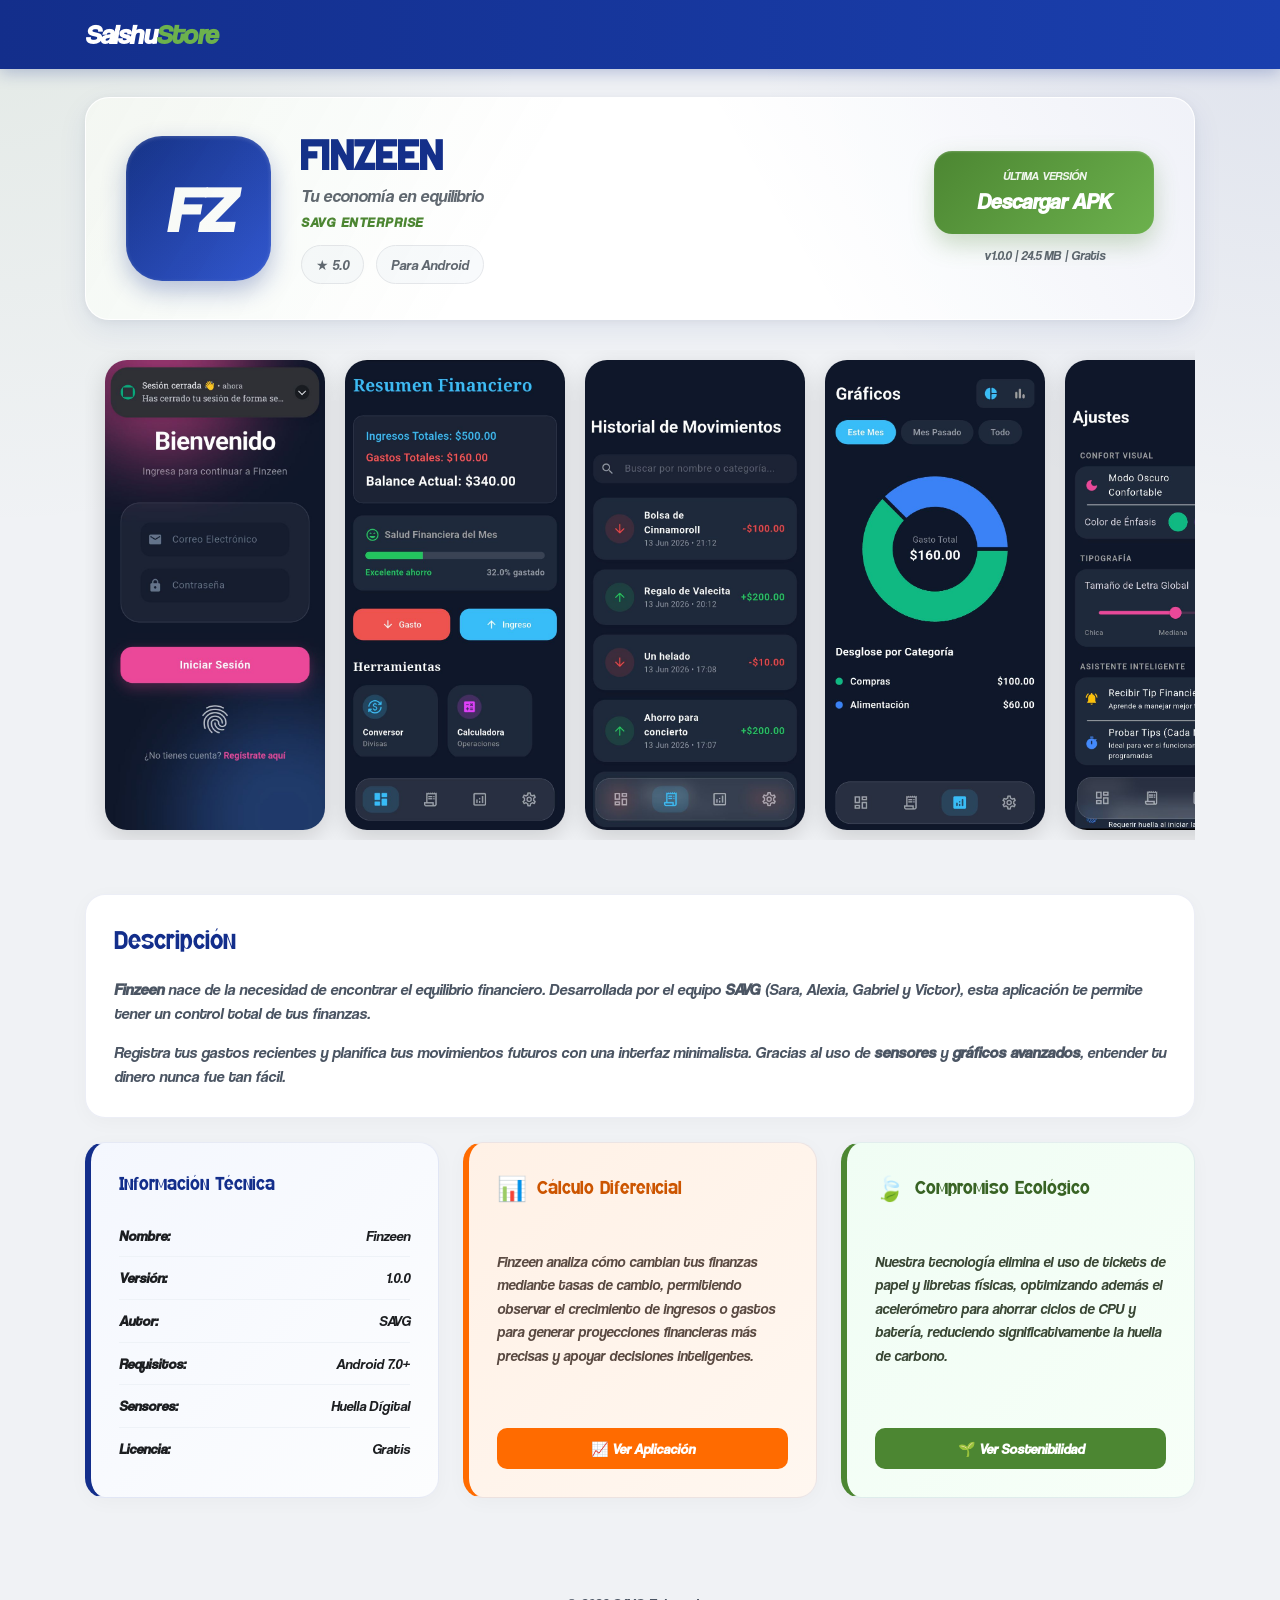
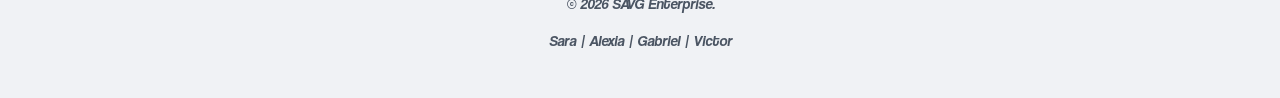
<file: index.html>
<!DOCTYPE html>
<html lang="es">
<head>
    <meta charset="UTF-8">
    <meta name="viewport" content="width=device-width, initial-scale=1.0">
    <title>finzeen para Android - Descarga el APK en SAVG Store</title>
    <link rel="stylesheet" href="styles.css">
</head>
<body>

    <nav class="navbar">
        <div class="container nav-content">
            <div class="logo">Saishu<span>Store</span></div>
        </div>
    </nav>

    <main class="container">
        <header class="app-main-header">
            <div class="banner-left-group">
                <div class="icon-container">
                    <div class="app-icon">FZ</div>
                </div>
                <div class="app-details">
                    <div class="app-title-container">
                        <h1>Finzeen</h1>
                        <p class="tagline">Tu economía en equilibrio</p>
                        <p class="dev-name">SAVG Enterprise</p>
                    </div>
                    <div class="quick-stats">
                        <span>★ 5.0</span>
                        <span>Para Android</span>
                    </div>
                </div>
            </div>
            
            <div class="action-area">
                <a href="https://www.mediafire.com/file/ojwa49l3md6cvam/app-release.apk/file" class="download-main-btn" target="_blank" rel="noopener noreferrer">
                    <span class="btn-top">Última Versión</span>
                    <span class="btn-bottom">Descargar APK</span>
                </a>
                <p class="file-info">v1.0.0 | 24.5 MB | Gratis</p>
            </div>
        </header>

      <section class="screenshots-gallery">

    <div class="gallery-container">

        <div class="gallery-wrapper" id="gallery">
            <div class="screenshot-item"><img src="cap1.jpg" alt="Screenshot 1"></div>
            <div class="screenshot-item"><img src="cap2.jpg" alt="Screenshot 2"></div>
            <div class="screenshot-item"><img src="cap3.jpg" alt="Screenshot 3"></div>
            <div class="screenshot-item"><img src="cap4.jpg" alt="Screenshot 4"></div>
            <div class="screenshot-item"><img src="cap5.jpg" alt="Screenshot 5"></div>
            <div class="screenshot-item"><img src="cap6.jpg" alt="Screenshot 6"></div>
            <div class="screenshot-item"><img src="cap7.jpg" alt="Screenshot 7"></div>
            <div class="screenshot-item"><img src="cap8.jpg" alt="Screenshot 8"></div>
            <div class="screenshot-item"><img src="cap9.jpg" alt="Screenshot 9"></div>
        </div>

    </div>

</section>

        <section id="descripcion" class="card description-wide-card">
            <h2>Descripción</h2>
            <p><strong>Finzeen</strong> nace de la necesidad de encontrar el equilibrio financiero. Desarrollada por el equipo <strong>SAVG</strong> (Sara, Alexia, Gabriel y Victor), esta aplicación te permite tener un control total de tus finanzas.</p>
            <p>Registra tus gastos recientes y planifica tus movimientos futuros con una interfaz minimalista. Gracias al uso de <strong>sensores</strong> y <strong>gráficos avanzados</strong>, entender tu dinero nunca fue tan fácil.</p>
        </section>

        <div class="info-banners-grid">
            
            <section class="card tech-specs">
                <h3>Información Técnica</h3>
                <ul class="specs-list">
                    <li><strong>Nombre:</strong> Finzeen</li>
                    <li><strong>Versión:</strong> 1.0.0</li>
                    <li><strong>Autor:</strong> SAVG</li>
                    <li><strong>Requisitos:</strong> Android 7.0+</li>
                    <li><strong>Sensores:</strong> Huella Dígital</li>
                    <li><strong>Licencia:</strong> Gratis</li>
                </ul>
            </section>
            
            <section class="card section-mate">
                <div class="mate-header">
                    <span class="mate-leaf">📊</span>
                    <h3>Cálculo Diferencial</h3>
                </div>
                <p>
                    Finzeen analiza cómo cambian tus finanzas mediante tasas de cambio, permitiendo observar el crecimiento de ingresos o gastos para generar proyecciones financieras más precisas y apoyar decisiones inteligentes.
                </p>
                <a href="mate.html" class="mate-btn">
                    📈 Ver Aplicación
                </a>
            </section>

            <section class="card section-eco">
                <div class="eco-header">
                    <span class="eco-leaf">🍃</span>
                    <h3>Compromiso Ecológico</h3>
                </div>
                <p>Nuestra tecnología elimina el uso de tickets de papel y libretas físicas, optimizando además el acelerómetro para ahorrar ciclos de CPU y batería, reduciendo significativamente la huella de carbono.</p>
                <a href="eco.html" class="eco-btn">
                    🌱 Ver Sostenibilidad
                </a>
            </section>
            
        </div>
    </main>

    <footer class="main-footer">
        <p>&copy; 2026 SAVG Enterprise.</p>
        <p>Sara | Alexia | Gabriel | Victor</p>
    </footer>

</body>
</html>
</file>
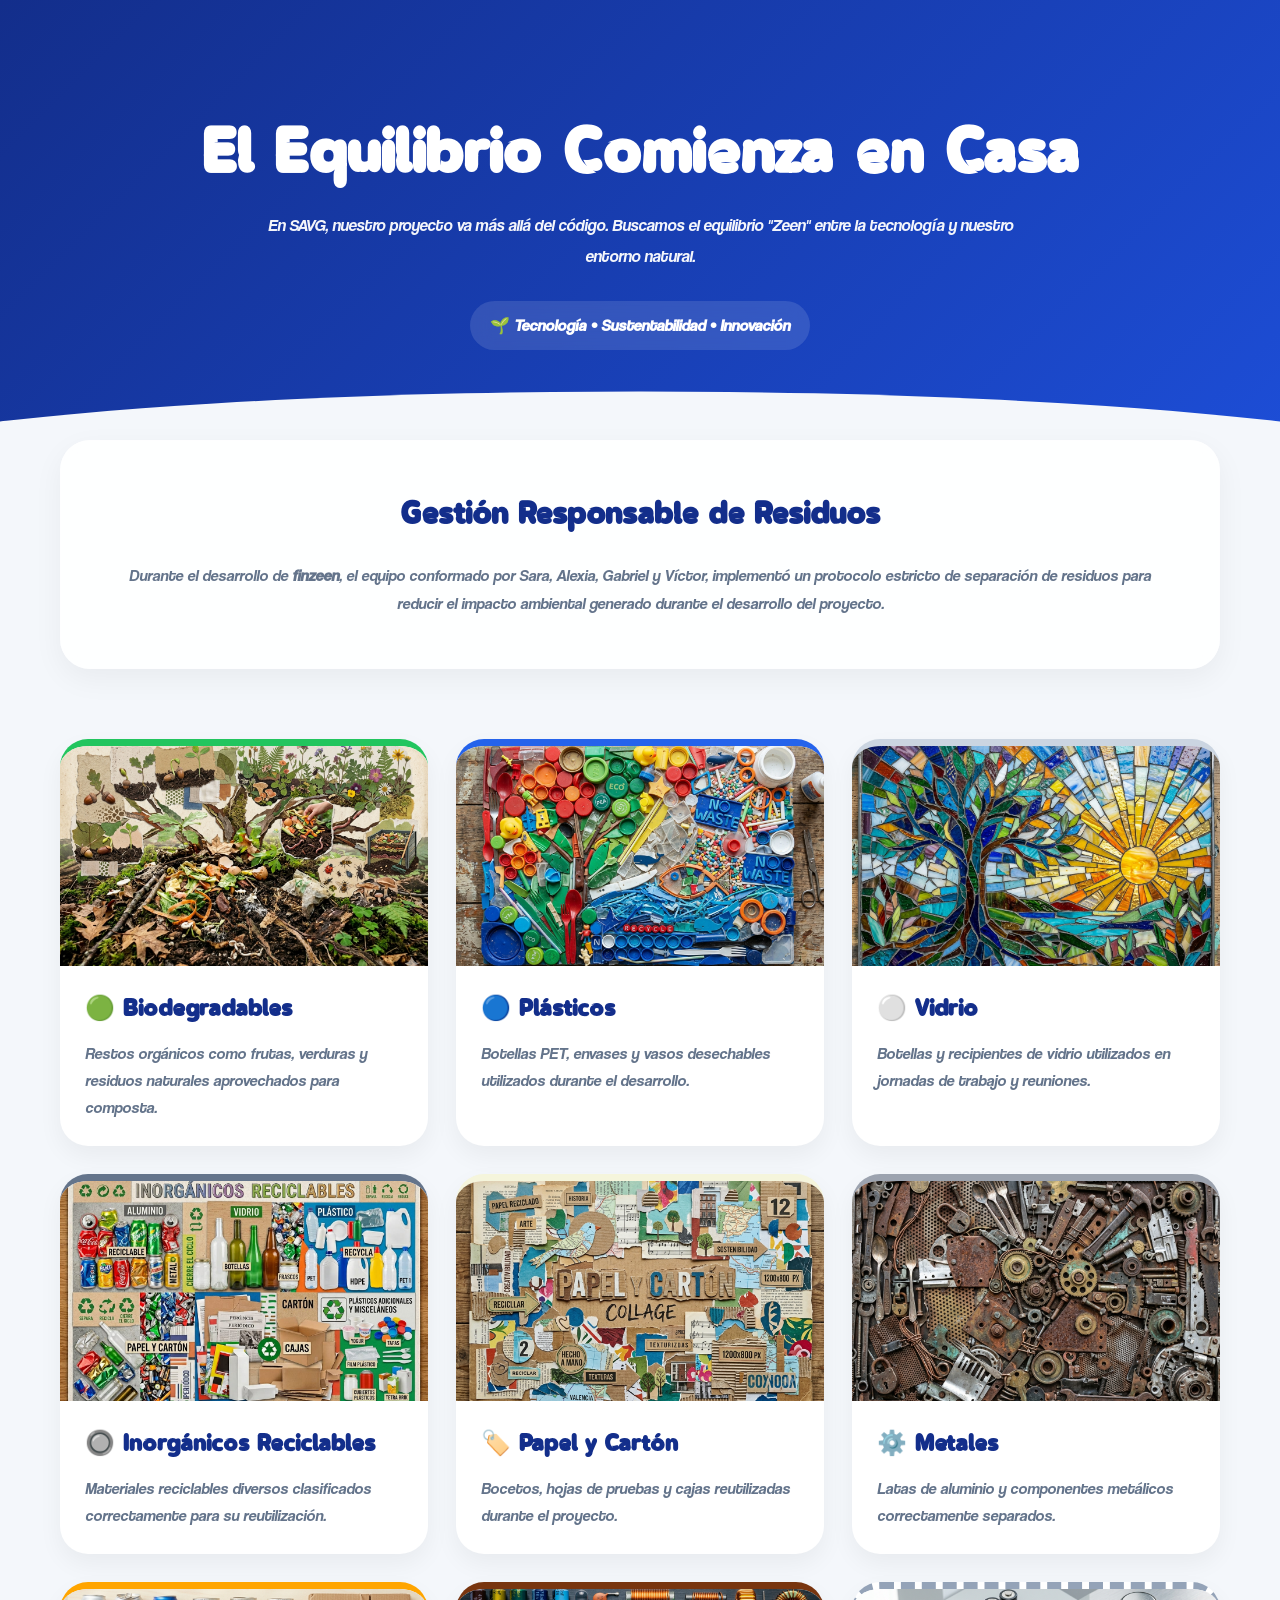
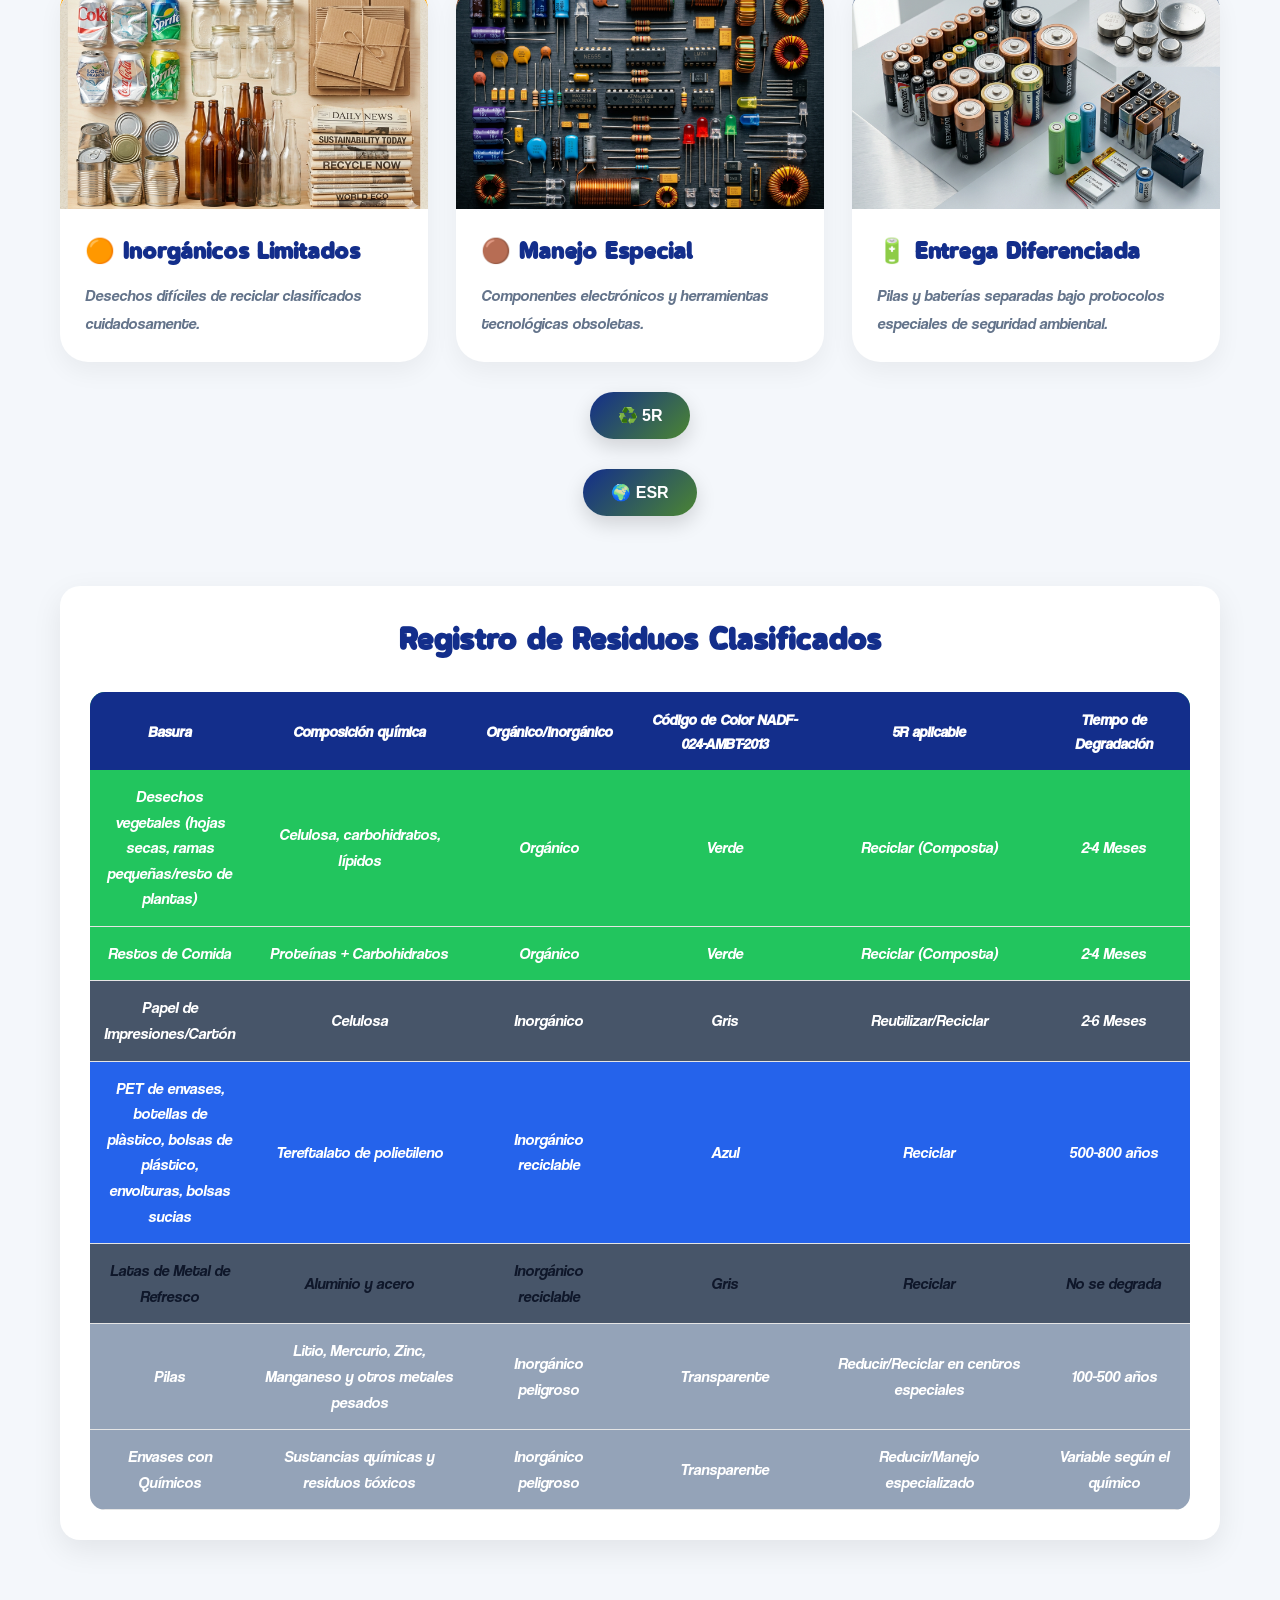
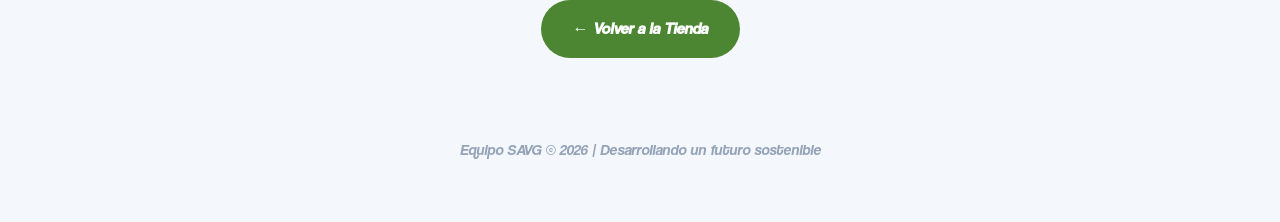
<file: eco.html>
<!DOCTYPE html>
<html lang="es">
<head>
    <meta charset="UTF-8">
    <meta name="viewport" content="width=device-width, initial-scale=1.0">

    <title>Compromiso Ambiental - SAVG Enterprise</title>

    <link rel="stylesheet" href="eco.css">
</head>
<body>

    <!-- HERO -->

    <section class="hero">

        <div class="hero-content">

            <h1>El Equilibrio Comienza en Casa</h1>

            <p>
                En SAVG, nuestro proyecto va más allá del código.
                Buscamos el equilibrio "Zeen" entre la tecnología
                y nuestro entorno natural.
            </p>

            <div class="hero-badge">
                🌱 Tecnología • Sustentabilidad • Innovación
            </div>

        </div>

    </section>

    <!-- MAIN -->

    <main class="container">

        <!-- INTRO -->

        <section class="intro-section">

            <h2>Gestión Responsable de Residuos</h2>

            <p>
                Durante el desarrollo de <strong>finzeen</strong>,
                el equipo conformado por Sara, Alexia, Gabriel y Víctor,
                implementó un protocolo estricto de separación de residuos
                para reducir el impacto ambiental generado durante
                el desarrollo del proyecto.
            </p>

        </section>

        <!-- GRID -->

        <section class="waste-grid">

            <div class="waste-card c-verde animate-on-scroll">

                <img src="bio.png" class="waste-img">

                <h3>🟢 Biodegradables</h3>

                <p>
                    Restos orgánicos como frutas, verduras y residuos
                    naturales aprovechados para composta.
                </p>

            </div>

            <div class="waste-card c-azul animate-on-scroll">

                <img src="pla.png" class="waste-img">

                <h3>🔵 Plásticos</h3>

                <p>
                    Botellas PET, envases y vasos desechables
                    utilizados durante el desarrollo.
                </p>

            </div>

            <div class="waste-card c-blanco animate-on-scroll">

                <img src="vi.png" class="waste-img">

                <h3>⚪ Vidrio</h3>

                <p>
                    Botellas y recipientes de vidrio utilizados
                    en jornadas de trabajo y reuniones.
                </p>

            </div>

            <div class="waste-card c-gris animate-on-scroll">

                <img src="in.jpg" class="waste-img">

                <h3>🔘 Inorgánicos Reciclables</h3>

                <p>
                    Materiales reciclables diversos clasificados
                    correctamente para su reutilización.
                </p>

            </div>

            <div class="waste-card c-beige animate-on-scroll">

                <img src="pa.png" class="waste-img">

                <h3>🏷️ Papel y Cartón</h3>

                <p>
                    Bocetos, hojas de pruebas y cajas reutilizadas
                    durante el proyecto.
                </p>

            </div>

            <div class="waste-card c-gris-claro animate-on-scroll">

                <img src="met.png" class="waste-img">

                <h3>⚙️ Metales</h3>

                <p>
                    Latas de aluminio y componentes metálicos
                    correctamente separados.
                </p>

            </div>

            <div class="waste-card c-naranja animate-on-scroll">

                <img src="inor.png" class="waste-img">

                <h3>🟠 Inorgánicos Limitados</h3>

                <p>
                    Desechos difíciles de reciclar clasificados
                    cuidadosamente.
                </p>

            </div>

            <div class="waste-card c-marron animate-on-scroll">

                <img src="com.png" class="waste-img">

                <h3>🟤 Manejo Especial</h3>

                <p>
                    Componentes electrónicos y herramientas
                    tecnológicas obsoletas.
                </p>

            </div>

            <div class="waste-card c-transparente animate-on-scroll">

                <img src="pi.png" class="waste-img">

                <h3>🔋 Entrega Diferenciada</h3>

                <p>
                    Pilas y baterías separadas bajo protocolos
                    especiales de seguridad ambiental.
                </p>

            </div>

        </section>
        

<div class="info-extra-container">

<button class="table-info-btn" onclick="toggleInfo(this)">
        ♻️ 5R
    </button>

    <div class="info-extra" id="infoExtra">

        <h3>🌱 : El Poder de Transformar el Mundo con Pequeñas Acciones</h3>

        <p>
            Las 5R son un conjunto de acciones ecológicas que buscan disminuir la contaminación y fomentar el cuidado del medio ambiente. Estas se basan en Reducir, Reutilizar, Reciclar, Recuperar y Responsabilizarse, ayudando a aprovechar mejor los recursos naturales y a generar menos residuos.
        </p>

        <p>
            Aplicar las 5R en la vida diaria permite ahorrar energía, reducir la acumulación de basura y contribuir a la conservación del planeta para las futuras generaciones.
        </p>
        
        <p>
          “No necesitamos unas pocas personas haciendo el reciclaje perfecto, sino millones haciendo pequeñas acciones todos los días.”
        </p>
        
        <div class="info-image">
    <img src="5R.jpg" alt="Cuidado del planeta">
</div>

    </div>

</div>

<!-- BOTÓN INFO TABLA -->

<div class="info-extra-container">

<button class="info-btn" onclick="toggleInfo(this)">
        🌍 ESR
    </button>

    <div class="info-extra" id="infoExtra">

        <h3>♻️ : Empresas que Cambian el Mundo</h3>

        <p>
            La ESR (Empresa Socialmente Responsable) es una empresa que se preocupa no solo por obtener ganancias, sino también por generar un impacto positivo en la sociedad y el medio ambiente. Estas empresas promueven valores como la ética, el cuidado ambiental, el apoyo a la comunidad y el bienestar de sus trabajadores. 
        </p>

        <p>
            Una empresa ESR busca reducir la contaminación, utilizar responsablemente los recursos naturales y participar en acciones sociales que beneficien a las personas. Además, fomenta un ambiente laboral justo y responsable.En México, el reconocimiento Distintivo ESR es otorgado por el Centro Mexicano para la Filantropía a las empresas que cumplen con prácticas responsables y sostenibles.
        </p>
        
        <p>
          “Una empresa responsable no solo construye negocios exitosos, también construye un mejor futuro para todos.”
        </p>
        
        <div class="info-image">
    <img src="ESR.png" alt="Cuidado">
</div>

    </div>

</div>

        <section class="table-section">

            <h2>Registro de Residuos Clasificados</h2>

            <table class="waste-table">

                <thead>

                    <tr>
                        <th>Basura</th>
                        <th>Composición química</th>
                        <th>Orgánico/Inorgánico</th>
                        <th>Código de Color NADF-024-AMBT-2013</th>
                        <th>5R aplicable</th>
                        <th>Tiempo de Degradación</th>
                    </tr>

                </thead>

                <tbody>

                    <tr>
                        <td>Desechos vegetales (hojas secas, ramas pequeñas/resto de plantas)</td>
                        <td>Celulosa, carbohidratos, lípidos</td>
                        <td>Orgánico</td>
                        <td>Verde</td>
                        <td>Reciclar (Composta)</td>
                        <td>2-4 Meses</td>
                    </tr>

                    <tr>
                        <td>Restos de Comida</td>
                        <td>Proteínas + Carbohidratos</td>
                        <td>Orgánico</td>
                        <td>Verde</td>
                        <td>Reciclar (Composta)</td>
                        <td>2-4 Meses</td>
                    </tr>

                    <tr>
                        <td>Papel de Impresiones/Cartón</td>
                        <td>Celulosa</td>
                        <td>Inorgánico</td>
                        <td>Gris</td>
                        <td>Reutilizar/Reciclar</td>
                        <td>2-6 Meses</td>
                    </tr>

                    <tr>
                        <td>PET de envases, botellas de plàstico, bolsas de plástico, envolturas, bolsas sucias</td>
                        <td>Tereftalato de polietileno</td>
                        <td>Inorgánico reciclable</td>
                        <td>Azul</td>
                        <td>Reciclar</td>
                        <td>500-800 años</td>
                    </tr>

                    <tr>
                        <td>Latas de Metal de Refresco</td>
                        <td>Aluminio y acero</td>
                        <td>Inorgánico reciclable</td>
                        <td>Gris</td>
                        <td>Reciclar</td>
                        <td>No se degrada</td>
                    </tr>

                    <tr>
                        <td>Pilas</td>
                        <td>Litio, Mercurio, Zinc, Manganeso y otros metales pesados</td>
                        <td>Inorgánico peligroso</td>
                        <td>Transparente</td>
                        <td>Reducir/Reciclar en centros especiales</td>
                        <td>100-500 años</td>
                    </tr>

                    <tr>
                        <td>Envases con Químicos</td>
                        <td>Sustancias químicas y residuos tóxicos</td>
                        <td>Inorgánico peligroso</td>
                        <td>Transparente</td>
                        <td>Reducir/Manejo especializado</td>
                        <td>Variable según el químico</td>
                    </tr>

                </tbody>

            </table>

        </section>

        <!-- BUTTON -->

        <div class="btn-container">

            <a href="index.html" class="back-btn">
                ← Volver a la Tienda
            </a>

        </div>

    </main>


    <footer>

        <p>
            Equipo SAVG © 2026 | Desarrollando un futuro sostenible
        </p>

    </footer>

    <script src="eco.js"></script>

</body>
</html>
</file>
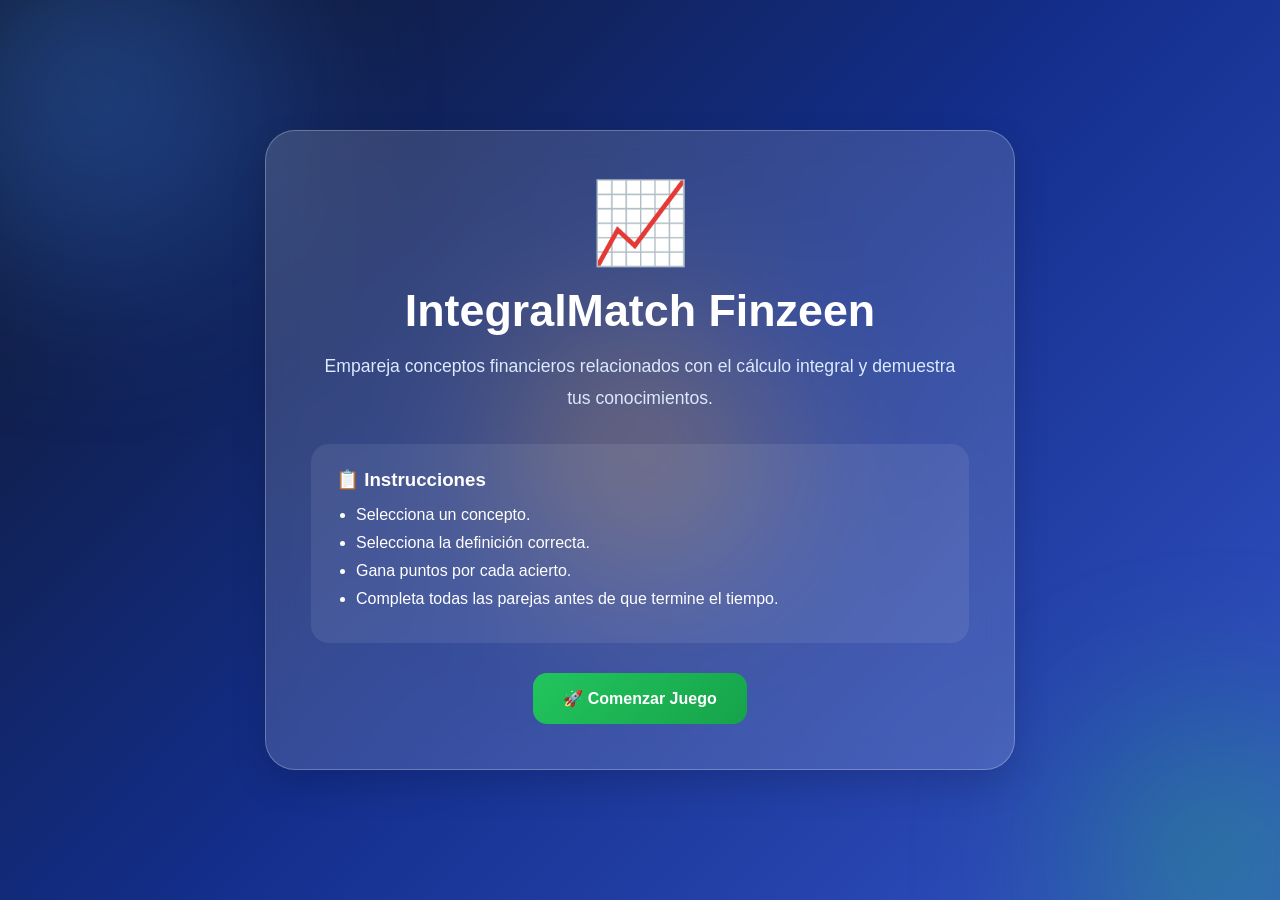
<file: mate.html>
<!DOCTYPE html>
<html lang="es">

<head>
    <meta charset="UTF-8">
    <meta name="viewport" content="width=device-width, initial-scale=1.0">
    <title>IntegralMatch Finance</title>

    <link rel="stylesheet" href="mate.css">
</head>

<body>

    <!-- FONDO -->
    <div class="bg-shape shape1"></div>
    <div class="bg-shape shape2"></div>
    <div class="bg-shape shape3"></div>

    <!-- PANTALLA DE INICIO -->

    <section id="startScreen" class="start-screen">

        <div class="start-card">

            <div class="logo">
                📈
            </div>

            <h1>IntegralMatch Finzeen</h1>

            <p class="subtitle">
                Empareja conceptos financieros relacionados con el
                cálculo integral y demuestra tus conocimientos.
            </p>

            <div class="instructions">

                <h3>📋 Instrucciones</h3>

                <ul>
                    <li>Selecciona un concepto.</li>
                    <li>Selecciona la definición correcta.</li>
                    <li>Gana puntos por cada acierto.</li>
                    <li>Completa todas las parejas antes de que termine el tiempo.</li>
                </ul>

            </div>

            <button id="startBtn" class="btn-primary">
                🚀 Comenzar Juego
            </button>

        </div>

    </section>

    <!-- JUEGO -->

    <main id="gameContainer" class="game-container hidden">

        <!-- HEADER -->

        <header class="game-header">

            <div class="header-left">
                <h1>📈 IntegralMatch Finzeen</h1>
                <p>Cálculo Integral aplicado a las Finanzas</p>
            </div>

            <div class="header-right">

                <div class="stat-card">
                    <span>⭐ Puntos</span>
                    <strong id="score">0</strong>
                </div>

                <div class="stat-card">
                    <span>⏱ Tiempo</span>
                    <strong id="timer">60</strong>
                </div>

            </div>

        </header>

        <!-- BARRA DE PROGRESO -->

        <section class="progress-section">

            <div class="progress-info">
                <span>Progreso</span>
                <span id="progressText">0%</span>
            </div>

            <div class="progress-container">

                <div id="progressBar" class="progress-bar"></div>

            </div>

        </section>

        <!-- TABLERO -->

        <section class="board">

            <!-- CONCEPTOS -->

            <div class="panel">

                <div class="panel-title">
                    📚 Conceptos
                </div>

                <div id="conceptsContainer" class="cards-container">

                </div>

            </div>

            <!-- DEFINICIONES -->

            <div class="panel">

                <div class="panel-title">
                    📝 Definiciones
                </div>

                <div id="definitionsContainer" class="cards-container">

                </div>

            </div>

        </section>

        <!-- ACCIONES -->

        <section class="actions">

            <button id="restartBtn" class="btn-secondary">
                🔄 Reiniciar
            </button>

        </section>

    </main>

    <!-- MODAL FINAL -->

    <div id="resultModal" class="modal hidden">

        <div class="modal-content">

            <div class="trophy">
                🏆
            </div>

            <h2>¡Juego Completado!</h2>

            <p class="modal-subtitle">
                Has terminado el desafío financiero.
            </p>

            <div class="results-grid">

                <div class="result-card">
                    <span>Puntos</span>
                    <strong id="finalScore">0</strong>
                </div>

                <div class="result-card">
                    <span>Tiempo Restante</span>
                    <strong id="finalTime">0 s</strong>
                </div>

                <div class="result-card">
                    <span>Precisión</span>
                    <strong id="finalAccuracy">0%</strong>
                </div>

                <div class="result-card">
                    <span>Nivel</span>
                    <strong id="finalRank">Bronce</strong>
                </div>

            </div>

            <!-- PREGUNTA FINAL -->

            <div class="quiz-section">

                <h3>
                    🤔 Pregunta de Reflexión
                </h3>

                <p>
                    ¿Por qué son importantes las integrales en las finanzas?
                </p>

                <div class="quiz-options">

<button class="quiz-btn" data-correct="true">
    A) Porque ayudan a calcular acumulaciones y analizar inversiones.
</button>

<button class="quiz-btn">
    B) Porque sirven para diseñar billetes.
</button>

<button class="quiz-btn">
    C) Porque reemplazan la contabilidad.
</button>

                </div>

                <p id="quizResult" class="quiz-result"></p>

            </div>

            <button id="playAgainBtn" class="btn-primary">
                🎮 Jugar de Nuevo
            </button>
            
                    <div class="btn-container">

            <a href="index.html" class="back-btn">
                ← Volver a la Tienda
            </a>

        </div>

        </div>

    </div>

    <script src="mate.js"></script>

</body>

</html>
</file>
<file: styles.css>
@font-face {
    font-family: 'MiFuente1';
    src: url('fonts/rg.otf') format('opentype');
}

@font-face {
    font-family: 'MiFuente2';
    src: url('fonts/gas.otf') format('opentype');
}

@font-face {
    font-family: 'MiFuente3';
    src: url('fonts/lemon.ttf') format('truetype');
}

:root {
    --savg-blue: #132e8b;
    --savg-blue-light: #3156d3;
    --savg-green: #4c8632;
    --savg-green-light: #6cb14d;
    --bg-gray: #f0f2f5;
    --text-main: #1c1e21;
    --text-muted: #606770;
    --white: #ffffff;
}

* {
    box-sizing: border-box;
    margin: 0;
    padding: 0;
}

html {
    scroll-behavior: smooth;
}

body {
    font-family: 'MiFuente1', 'Roboto', 'Helvetica', 'Arial', sans-serif;
    background:
        radial-gradient(circle at top left, rgba(76,134,50,0.08), transparent 25%),
        radial-gradient(circle at top right, rgba(19,46,139,0.08), transparent 25%),
        var(--bg-gray);
    color: var(--text-main);
    line-height: 1.5;
}

.container {
    max-width: 1150px;
    margin: 0 auto;
    padding: 0 20px;
}

.navbar {
    background: linear-gradient(90deg, var(--savg-blue), #1a3fae);
    padding: 14px 0;
    color: white;
    position: sticky;
    top: 0;
    z-index: 1000;
    backdrop-filter: blur(10px);
    box-shadow: 0 4px 15px rgba(19,46,139,0.25);
}

.nav-content {
    display: flex;
    justify-content: space-between;
    align-items: center;
}

.logo {
    font-size: 1.7rem;
    font-weight: 900;
    letter-spacing: -0.5px;
}

.logo span {
    color: var(--savg-green-light);
}

/* ==========================================================================
   BANNER PRINCIPAL (HEADER APP)
   ========================================================================== */
.app-main-header {
    background: rgba(255,255,255,0.95);
    margin-top: 28px;
    padding: 35px 40px;
    border-radius: 24px;
    display: flex;
    justify-content: space-between;
    align-items: center;
    gap: 30px;
    box-shadow:
        0 10px 30px rgba(19,46,139,0.08),
        0 2px 8px rgba(0,0,0,0.05);
    border: 1px solid rgba(255,255,255,0.5);
    position: relative;
    overflow: hidden;
}

.app-main-header::before {
    content: "";
    position: absolute;
    inset: 0;
    background:
        linear-gradient(120deg, rgba(76,134,50,0.06), transparent 40%),
        linear-gradient(-120deg, rgba(19,46,139,0.06), transparent 40%);
    pointer-events: none;
}

.banner-left-group {
    display: flex;
    align-items: center;
    gap: 30px;
}

.app-icon {
    width: 145px;
    height: 145px;
    background: linear-gradient(135deg, var(--savg-blue), var(--savg-blue-light));
    color: white;
    font-size: 4rem;
    font-weight: 900;
    display: flex;
    align-items: center;
    justify-content: center;
    border-radius: 36px;
    box-shadow:
        0 10px 25px rgba(19,46,139,0.3),
        inset 0 1px 4px rgba(255,255,255,0.2);
    transition: 0.3s ease;
    flex-shrink: 0;
}

.app-icon:hover {
    transform: scale(1.04) rotate(-2deg);
}

.app-details {
    display: flex;
    flex-direction: column;
    gap: 12px;
}

.app-title-container h1 {
    font-size: 2.6rem;
    color: var(--savg-blue);
    margin-bottom: 4px;
    line-height: 1.1;
    font-family: 'MiFuente3';
}

.tagline {
    font-size: 1.1rem;
    color: var(--text-muted);
    margin-bottom: 4px;
}

.dev-name {
    color: var(--savg-green);
    font-weight: 800;
    text-transform: uppercase;
    font-size: 0.82rem;
    letter-spacing: 1.5px;
}

.quick-stats {
    display: flex;
    gap: 12px;
}

.quick-stats span {
    background: #f8fafc;
    border: 1px solid #e5e7eb;
    padding: 8px 14px;
    border-radius: 999px;
    color: var(--text-muted);
    font-size: 0.9rem;
    transition: 0.25s ease;
}

.quick-stats span:hover {
    transform: translateY(-2px);
    border-color: rgba(19,46,139,0.15);
}

/* ==========================================================================
   BOTÓN DE DESCARGA & ACCIONES
   ========================================================================== */
.action-area {
    display: flex;
    flex-direction: column;
    align-items: center;
    justify-content: center;
    min-width: 220px;
}

.download-main-btn {
    background: linear-gradient(135deg, var(--savg-green), var(--savg-green-light));
    color: white;
    text-decoration: none;
    display: flex;
    flex-direction: column;
    padding: 16px 32px;
    border-radius: 18px;
    text-align: center;
    transition: 0.25s ease;
    width: 100%;
    box-shadow:
        0 10px 24px rgba(76,134,50,0.28),
        inset 0 1px 2px rgba(255,255,255,0.2);
    position: relative;
    overflow: hidden;
}

.download-main-btn::before {
    content: "";
    position: absolute;
    top: 0;
    left: -120%;
    width: 100%;
    height: 100%;
    background: rgba(255,255,255,0.18);
    transform: skewX(-25deg);
    transition: 0.5s;
}

.download-main-btn:hover::before {
    left: 120%;
}

.download-main-btn:hover {
    transform: translateY(-4px) scale(1.02);
    box-shadow: 0 14px 30px rgba(76,134,50,0.35);
}

.btn-top {
    font-size: 0.75rem;
    opacity: 0.9;
    text-transform: uppercase;
}

.btn-bottom {
    font-size: 1.35rem;
    font-weight: 800;
}

.file-info {
    text-align: center;
    font-size: 0.82rem;
    color: var(--text-muted);
    margin-top: 12px;
    margin-bottom: 0;
}

/* ==========================================================================
   ESTILOS GENERALES DE TARJETAS (CARDS)
   ========================================================================== */
.card {
    background: rgba(255,255,255,0.96);
    padding: 28px;
    border-radius: 20px;
    border: 1px solid rgba(19,46,139,0.08);
    box-shadow: 0 4px 20px rgba(0,0,0,0.03);
    transition: transform 0.25s ease, box-shadow 0.25s ease;
}

.card:hover {
    transform: translateY(-4px);
    box-shadow:
        0 16px 30px rgba(19,46,139,0.08),
        0 4px 10px rgba(0,0,0,0.06);
}

h2 {
    font-size: 1.6rem;
    color: var(--savg-blue);
    margin-bottom: 16px;
    font-family: 'MiFuente2';
}

h3 {
    color: var(--savg-blue);
    margin-bottom: 16px;
    font-family: 'MiFuente2';
}

p {
    margin-bottom: 15px;
    color: #4b5563;
}

p:last-child {
    margin-bottom: 0;
}

/* ==========================================================================
   SECCIÓN DESCRIPCIÓN (BANNER ANCHO)
   ========================================================================== */
.description-wide-card {
    margin-top: 24px;
    margin-bottom: 24px;
    width: 100%;
}

/* ==========================================================================
   GRID PARA LOS 3 BANNERS INFORMATIVOS (DEBAJO DE LA DESCRIPCIÓN)
   ========================================================================== */
.info-banners-grid {
    display: grid;
    grid-template-columns: repeat(3, 1fr); /* 3 columnas de igual tamaño */
    gap: 24px;
    margin-bottom: 50px;
    align-items: stretch; /* Hace que todas tengan la misma altura */
}

/* Modificación de la Ficha Técnica para adaptarla al grid angosto */
.tech-specs {
    border-left: 6px solid var(--savg-blue);
    background: linear-gradient(135deg, #f4f7fe, #fcfdfe);
}

.specs-list {
    list-style: none;
}

.specs-list li {
    padding: 10px 0;
    border-bottom: 1px solid #eef2f7;
    display: flex;
    justify-content: space-between;
    font-size: 0.9rem;
}

.specs-list li:last-child {
    border-bottom: none;
}

/* ==========================================================================
   SECCIÓN MATE (CÁLCULO DIFERENCIAL)
   ========================================================================== */
.section-mate {
    border-left: 6px solid #ff6b00;
    background: linear-gradient(135deg, #fff1e6, #fff7f0);
    display: flex;
    flex-direction: column;
    justify-content: space-between; /* Empuja el botón al fondo si hay espacio */
}

.mate-header {
    display: flex;
    align-items: center;
    gap: 10px;
    margin-bottom: 12px;
}

.mate-leaf {
    font-size: 1.5rem;
}

.section-mate h3 {
    color: #cc5500;
    margin: 0;
}

.section-mate p {
    color: #5a4a42;
    font-size: 0.92rem;
    line-height: 1.6;
}

.mate-btn {
    display: inline-block;
    margin-top: 15px;
    padding: 10px 16px;
    background: #ff6b00;
    color: #fff;
    text-decoration: none;
    border-radius: 10px;
    font-weight: 600;
    font-size: 0.88rem;
    text-align: center;
    transition: .3s ease;
}

.mate-btn:hover {
    background: #e65c00;
}

/* ==========================================================================
   SECCIÓN ECO (COMPROMISO ECOLÓGICO)
   ========================================================================== */
.section-eco {
    border-left: 6px solid var(--savg-green);
    background: linear-gradient(135deg, #f0fdf4, #f7fff8);
    display: flex;
    flex-direction: column;
    justify-content: space-between;
}

.eco-header {
    display: flex;
    align-items: center;
    gap: 10px;
    margin-bottom: 12px;
}

.eco-leaf {
    font-size: 1.5rem;
}

.section-eco h3 {
    color: #386324;
    margin: 0;
}

.section-eco p {
    color: #3a4735;
    font-size: 0.92rem;
    line-height: 1.6;
}

.eco-btn {
    display: inline-block;
    margin-top: 15px;
    padding: 10px 16px;
    background: var(--savg-green);
    color: #fff;
    text-decoration: none;
    border-radius: 10px;
    font-weight: 600;
    font-size: 0.88rem;
    text-align: center;
    transition: .3s ease;
}

.eco-btn:hover {
    background: var(--savg-green-light);
}

/* ==========================================================================
   FOOTER
   ========================================================================== */
.main-footer {
    text-align: center;
    padding: 45px 0;
    color: var(--text-muted);
    font-size: 0.92rem;
}

/* ==========================================================================
   DISEÑO RESPONSIVO (MOBILE ADAPTACIONES)
   ========================================================================== */
@media (max-width: 900px) {
    .app-main-header {
        flex-direction: column;
        text-align: center;
        padding: 30px 20px;
    }

    .banner-left-group {
        flex-direction: column;
        gap: 20px;
    }

    .app-details {
        align-items: center;
    }

    .quick-stats {
        justify-content: center;
    }

    .action-area {
        width: 100%;
    }

    .info-banners-grid {
        grid-template-columns: 1fr; 
        gap: 20px;
    }
}


/* ===== GALERÍA TIPO PLAY STORE ===== */

.screenshots-gallery {
    width: 100%;
    padding: 30px 0;
    overflow: hidden;
}

.gallery-wrapper {
    display: flex;
    gap: 16px;
    overflow-x: auto;
    scroll-behavior: smooth;
    padding: 10px 20px;
    scrollbar-width: none;
}

.gallery-wrapper::-webkit-scrollbar {
    display: none;
}

.screenshot-item {
    flex: 0 0 auto;
}

.screenshot-item img {
    width: 220px;
    height: 470px;
    object-fit: cover;
    border-radius: 22px;
    display: block;
    box-shadow: 0 8px 25px rgba(0,0,0,0.15);
    transition: transform 0.3s ease;
}

.screenshot-item img:hover {
    transform: scale(1.03);
}

/* Tablets */
@media (max-width: 768px) {
    .screenshot-item img {
        width: 180px;
        height: 380px;
    }
}

/* Móviles */
@media (max-width: 480px) {
    .gallery-wrapper {
        gap: 12px;
        padding: 10px;
    }

    .screenshot-item img {
        width: 160px;
        height: 340px;
    }
}


.gallery-container{
    position: relative;
    display: flex;
    align-items: center;
}

.gallery-wrapper{
    display: flex;
    gap: 20px;
    overflow-x: auto;
    scroll-behavior: smooth;
    scrollbar-width: none;
    cursor: grab;
}

.gallery-wrapper::-webkit-scrollbar{
    display: none;
}

.gallery-wrapper.dragging{
    cursor: grabbing;
    user-select: none;
}

.gallery-btn{
    position: absolute;
    top: 50%;
    transform: translateY(-50%);
    z-index: 10;
}

.gallery-btn.prev{
    left: 10px;
}

.gallery-btn.next{
    right: 10px;
}
</file>
<file: eco.css>
/* FUENTES */

@font-face{
    font-family:'MiFuente4';
    src:url('./fonts/omg.otf');
    font-weight:normal;
    font-style:normal;
}

@font-face{
    font-family:'RG';
    src:url('./fonts/rg.otf');
    font-weight:normal;
    font-style:normal;
}

/* VARIABLES */

:root{
    --savg-blue:#132e8b;
    --savg-green:#4c8632;
    --bg-light:#f4f7fb;
    --white:#ffffff;
    --text-dark:#0f172a;
    --text-light:#64748b;
}

/* RESET */

*{
    margin:0;
    padding:0;
    box-sizing:border-box;
}

html{
    scroll-behavior:smooth;
}

body{
    font-family:'RG',sans-serif;
    background:var(--bg-light);
    color:var(--text-dark);
    overflow-x:hidden;
    line-height:1.6;
}

/* HERO */

.hero{
    background:
    linear-gradient(
        135deg,
        var(--savg-blue),
        #1d4ed8
    );

    padding:120px 20px 140px;

    text-align:center;
    color:white;

    position:relative;
}

.hero::after{
    content:"";

    position:absolute;
    bottom:-1px;
    left:0;

    width:100%;
    height:100px;

    background:var(--bg-light);

    clip-path:ellipse(70% 100% at 50% 100%);
}

.hero-content{
    position:relative;
    z-index:5;
}

.hero h1{
    font-size:4rem;
    font-family:'MiFuente4',sans-serif;
    margin-bottom:20px;
    line-height:1.1;
}

.hero p{
    max-width:800px;
    margin:auto;

    line-height:1.8;
    opacity:.95;

    font-size:1.05rem;
}

.hero-badge{
    display:inline-block;

    margin-top:30px;

    padding:12px 20px;

    border-radius:50px;

    background:rgba(255,255,255,.12);

    backdrop-filter:blur(10px);

    font-weight:600;
}

/* CONTAINER */

.container{
    max-width:1200px;
    margin:auto;
    padding:20px;
}

/* INTRO */

.intro-section{
    margin-top:-70px;

    background:rgba(255,255,255,.9);

    backdrop-filter:blur(10px);

    padding:50px;

    border-radius:30px;

    text-align:center;

    box-shadow:0 10px 30px rgba(0,0,0,.05);

    margin-bottom:70px;

    position:relative;
    z-index:10;
}

.intro-section h2{
    color:var(--savg-blue);
    margin-bottom:20px;
    font-family:'MiFuente4',sans-serif;
    font-size:2rem;
}

.intro-section p{
    color:var(--text-light);
    line-height:1.8;
}

/* GRID */

.waste-grid{
    display:grid;

    grid-template-columns:
    repeat(auto-fit,minmax(320px,1fr));

    gap:28px;
}

/* CARDS */

.waste-card{
    background:white;

    border-radius:28px;

    overflow:hidden;

    box-shadow:
    0 10px 25px rgba(0,0,0,.05);

    transition:
    transform .4s ease,
    box-shadow .4s ease;

    opacity:0;
    transform:translateY(50px);
}

.waste-card:hover{
    transform:translateY(-10px);

    box-shadow:
    0 15px 35px rgba(0,0,0,.12);
}

.waste-img{
    width:100%;
    height:220px;
    object-fit:cover;
    display:block;
}

.waste-card h3{
    padding:25px 25px 10px;

    color:var(--savg-blue);

    font-family:'MiFuente4',sans-serif;

    font-size:1.5rem;
}

.waste-card p{
    padding:0 25px 25px;

    color:var(--text-light);

    line-height:1.7;
}

/* COLORS */

.c-verde{
    border-top:7px solid #22c55e;
}

.c-azul{
    border-top:7px solid #2563eb;
}

.c-blanco{
    border-top:7px solid #cbd5e1;
}

.c-gris{
    border-top:7px solid #64748b;
}

.c-beige{
    border-top:7px solid #F5F5DC;
}

.c-gris-claro{
    border-top:7px solid #9ca3af;
}

.c-naranja{
    border-top:7px solid #FFA500;
}

.c-marron{
    border-top:7px solid #78350f;
}

.c-transparente{
    border-top:7px dashed #94a3b8;
}

/* BUTTON */

.btn-container{
    text-align:center;
}

.back-btn{
    display:inline-block;

    margin-top:60px;

    padding:16px 32px;

    border-radius:50px;

    text-decoration:none;

    background:var(--savg-green);

    color:white;

    font-weight:700;

    transition:
    transform .3s ease,
    background .3s ease;
}

.back-btn:hover{
    transform:translateY(-4px);

    background:#3e6f29;
}

/* FOOTER */

footer{
    padding:60px 20px;

    text-align:center;

    color:#94a3b8;

    font-size:.95rem;
}

/* REVEAL */

.reveal{
    opacity:1 !important;
    transform:translateY(0) !important;
}

/* TABLA */

.table-section{
    margin-top:70px;

    background:#ffffff;

    padding:30px;

    border-radius:20px;

    box-shadow:0 10px 30px rgba(0,0,0,.08);

    overflow-x:auto;
}

.table-section h2{
    text-align:center;

    margin-bottom:25px;

    color:var(--savg-blue);

    font-family:'MiFuente4',sans-serif;

    font-size:2rem;
}

.waste-table{
    width:100%;
    max-width:100%;

    border-collapse:collapse;

    border-radius:15px;

    overflow:hidden;

    table-layout:auto;
}

.waste-table th{
    background:var(--savg-blue);

    color:white;

    padding:15px;

    font-size:15px;

    text-align:center;
}

.waste-table td{
    padding:14px;

    text-align:center;

    border-bottom:1px solid #e5e5e5;

    overflow-wrap:break-word;
}

.waste-table tr{
    transition:background .3s ease;
}

/* COLUMNAS */

.waste-table td:first-child,
.waste-table th:first-child{
    width:70px;
}

.waste-table td:nth-child(2),
.waste-table th:nth-child(2){
    width:220px;
}

/* FILAS */

.waste-table tr:nth-child(1),
.waste-table tr:nth-child(2){
    background:#22c55e;
    color:white;
}

.waste-table tr:nth-child(1):hover,
.waste-table tr:nth-child(2):hover{
    background:#16a34a;
}

.waste-table tr:nth-child(3){
    background:#475569;
    color:white;
}

.waste-table tr:nth-child(3):hover{
    background:#475569;
}

.waste-table tr:nth-child(4){
    background:#2563eb;
    color:white;
}

.waste-table tr:nth-child(4):hover{
    background:#1d4ed8;
    color:#white;
}

.waste-table tr:nth-child(5){
    background:#475569;
    color:#white;
}

.waste-table tr:nth-child(5):hover{
    background:#475569;
}

.waste-table tr:nth-child(6),
.waste-table tr:nth-child(7){
    background:#94a3b8;
    color:white;
}

.waste-table tr:nth-child(6):hover,
.waste-table tr:nth-child(7):hover{
    background:#94a3b8;
}

/* RESPONSIVE */

@media screen and (max-width:768px){

    .hero{
        padding:90px 20px 120px;
    }

    .hero h1{
        font-size:2.6rem;
    }

    .hero p{
        font-size:1rem;
    }

    .intro-section{
        padding:35px 25px;
        margin-top:-50px;
    }

    .intro-section h2{
        font-size:1.7rem;
    }

    .table-section{
        padding:20px;
    }

    .waste-table{
        min-width:800px;
    }

    .waste-card h3{
        font-size:1.3rem;
    }

}

@media screen and (max-width:480px){

    .hero h1{
        font-size:2.1rem;
    }

    .hero-badge{
        font-size:.9rem;
        padding:10px 16px;
    }

    .intro-section{
        border-radius:20px;
    }

    .waste-card{
        border-radius:22px;
    }

}

/* BOTÓN INFO TABLA */

.info-extra-container{
    margin: 50px 0 20px;
    text-align: center;
}

.info-btn{

    background: linear-gradient(
        135deg,
        var(--savg-blue),
        var(--savg-green)
    );

    color: white;

    border: none;

    padding: 14px 28px;

    border-radius: 14px;

    font-size: 1rem;
    font-weight: 600;

    cursor: pointer;

    transition: .3s ease;

    box-shadow: 0 8px 20px rgba(0,0,0,.15);
}

.info-btn:hover{

    transform:
        translateY(-4px)
        scale(1.03);

}

/* =========================
   CONTENEDOR GENERAL
========================= */

.info-extra-container{
    margin-top: 30px;
    text-align: center;
}

/* =========================
   BOTÓN PRINCIPAL
========================= */

.table-info-btn,
.info-btn{
    background: linear-gradient(135deg, #132e8b, #4c8632);
    color: #ffffff;

    border: none;
    outline: none;

    padding: 14px 28px;
    border-radius: 50px;

    font-size: 1rem;
    font-weight: 600;

    cursor: pointer;

    transition: all .35s ease;

    box-shadow: 0 8px 20px rgba(0,0,0,.15);
}

/* EFECTO HOVER */

.table-info-btn:hover,
.info-btn:hover{
    transform: translateY(-4px) scale(1.03);

    box-shadow: 0 12px 25px rgba(0,0,0,.22);

    background: linear-gradient(135deg, #4c8632, #132e8b);
}

.info-extra{
    max-width: 850px;

    margin: 25px auto 0;
    padding: 30px;

    background: #ffffff;

    border-radius: 22px;

    box-shadow: 0 10px 30px rgba(0,0,0,.08);

    display: none;

    animation: fadeIn .5s ease;
}

/* TÍTULO */

.info-extra h3{
    color: #132e8b;

    font-size: 1.6rem;

    margin-bottom: 18px;

    font-family: 'MiFuente4', sans-serif;
}

/* PÁRRAFOS */

.info-extra p{
    color: #444;

    font-size: 1rem;

    line-height: 1.8;

    margin-bottom: 15px;

    text-align: justify;
}

/* =========================
   IMAGEN ECOLÓGICA
========================= */

.info-image{
    display: flex;
    justify-content: center;
    align-items: center;

    margin: 30px 0;
}

.info-image img{
    width: 100%;
    max-width: 420px;

    border-radius: 22px;

    border: 5px solid #4c8632;

    padding: 8px;

    background: linear-gradient(
        135deg,
        #dff5e1,
        #ffffff,
        #d7f7ff
    );

    box-shadow:
        0 0 20px rgba(76,134,50,.25),
        0 0 40px rgba(19,46,139,.15);

    animation: ecoFloat 4s ease-in-out infinite;
    
    transition: transform .4s ease,
                box-shadow .4s ease;
}

/* EFECTO HOVER */

.info-image img:hover{
    transform: scale(1.04);

    box-shadow:
        0 0 25px rgba(76,134,50,.4),
        0 0 50px rgba(19,46,139,.25);
}

/* =========================
   ANIMACIONES
========================= */

@keyframes fadeIn{

    from{
        opacity: 0;
        transform: translateY(15px);
    }

    to{
        opacity: 1;
        transform: translateY(0);
    }
}

/* EFECTO FLOTANTE */

@keyframes ecoFloat{

    0%{
        transform: translateY(0px);
    }

    50%{
        transform: translateY(-10px);
    }

    100%{
        transform: translateY(0px);
    }
}

/* =========================
   RESPONSIVE
========================= */

@media(max-width:768px){

    .table-info-btn,
    .info-btn{
        width: 100%;
        font-size: .95rem;
        padding: 13px 20px;
    }

    .info-extra{
        padding: 22px;
    }

    .info-extra h3{
        font-size: 1.3rem;
    }

    .info-extra p{
        font-size: .95rem;
    }

    .info-image img{
        max-width: 100%;
    }
}
</file>
<file: mate.css>
@font-face {
    font-family: 'MiFuente1';
    src: url('fonts/rg.otf') format('truetype');
}

@font-face {
    font-family: 'MiFuente2';
    src: url('fonts/gas.otf') format('truetype');
}

@font-face {
    font-family: 'MiFuente3';
    src: url('fonts/lemon.ttf') format('truetype');
}

*{
    margin:0;
    padding:0;
    box-sizing:border-box;
}

:root{
    --primary:#132e8b;
    --primary-light:#3554c7;
    --secondary:#16a34a;
    --success:#22c55e;
    --danger:#ef4444;
    --warning:#f59e0b;
    --dark:#0f172a;
    --gray:#64748b;
    --light:#f8fafc;
    --white:#ffffff;

    --glass:rgba(255,255,255,.15);
    --glass-border:rgba(255,255,255,.25);

    --shadow:
    0 15px 35px rgba(0,0,0,.15);

    --radius:20px;
}

body{
    min-height:100vh;
    font-family: "rg.otf",
    Tahoma,
    Geneva,
    Verdana,
    sans-serif;

    background:
    linear-gradient(
    135deg,
    #0f172a,
    #132e8b,
    #3554c7);

    overflow-x:hidden;
    color:var(--white);

    position:relative;
}

/* =========================
   FONDO
========================= */

.bg-shape{
    position:fixed;
    border-radius:50%;
    filter:blur(90px);
    opacity:.35;
    pointer-events:none;
}

.shape1{
    width:350px;
    height:350px;
    background:#3b82f6;
    top:-80px;
    left:-80px;
}

.shape2{
    width:280px;
    height:280px;
    background:#22c55e;
    bottom:-100px;
    right:-80px;
}

.shape3{
    width:250px;
    height:250px;
    background:#f59e0b;
    top:50%;
    left:50%;
    transform:translate(-50%,-50%);
}

/* =========================
   INICIO
========================= */

.start-screen{
    min-height:100vh;

    display:flex;
    align-items:center;
    justify-content:center;

    padding:30px;
}

.start-card{

    width:100%;
    max-width:750px;

    background:var(--glass);

    backdrop-filter:blur(15px);

    border:1px solid var(--glass-border);

    border-radius:30px;

    padding:45px;

    text-align:center;

    box-shadow:var(--shadow);
}

.logo{
    font-size:5rem;
    margin-bottom:15px;
}

.start-card h1{
    font-size:2.8rem;
    margin-bottom:15px;
}

.subtitle{
    color:#dbeafe;
    line-height:1.8;
    font-size:1.1rem;
}

.instructions{

    margin-top:30px;

    text-align:left;

    background:rgba(255,255,255,.08);

    padding:25px;

    border-radius:18px;
}

.instructions h3{
    margin-bottom:15px;
}

.instructions ul{
    padding-left:20px;
}

.instructions li{
    margin-bottom:10px;
}

/* =========================
   BOTONES
========================= */

.btn-primary,
.btn-secondary{

    border:none;

    cursor:pointer;

    transition:.3s;

    border-radius:14px;

    font-weight:700;
}

.btn-primary{

    margin-top:30px;

    background:linear-gradient(
    135deg,
    #22c55e,
    #16a34a);

    color:white;

    padding:16px 30px;

    font-size:1rem;
}

.btn-primary:hover{
    transform:translateY(-3px);
}

.btn-secondary{

    background:#ffffff;

    color:#132e8b;

    padding:14px 25px;
}

.btn-secondary:hover{
    transform:translateY(-2px);
}

/* =========================
   CONTENEDOR JUEGO
========================= */

.game-container{
    width:100%;
    max-width:1300px;
    margin:auto;
    padding:30px;
}

/* =========================
   HEADER
========================= */

.game-header{

    display:flex;
    justify-content:space-between;
    align-items:center;
    gap:20px;

    margin-bottom:30px;
}

.header-left h1{
    font-size:2rem;
}

.header-left p{
    color:#cbd5e1;
    margin-top:5px;
}

.header-right{

    display:flex;
    gap:15px;
}

.stat-card{

    min-width:130px;

    background:var(--glass);

    backdrop-filter:blur(12px);

    border:1px solid var(--glass-border);

    padding:15px;

    border-radius:18px;

    text-align:center;
}

.stat-card span{
    display:block;
    font-size:.9rem;
    color:#cbd5e1;
}

.stat-card strong{
    display:block;
    font-size:1.4rem;
    margin-top:5px;
}

/* =========================
   PROGRESO
========================= */

.progress-section{

    background:var(--glass);

    backdrop-filter:blur(12px);

    border:1px solid var(--glass-border);

    padding:20px;

    border-radius:20px;

    margin-bottom:30px;
}

.progress-info{

    display:flex;
    justify-content:space-between;

    margin-bottom:10px;

    font-weight:600;
}

.progress-container{

    height:18px;

    background:rgba(255,255,255,.15);

    border-radius:999px;

    overflow:hidden;
}

.progress-bar{

    height:100%;

    width:0%;

    background:
    linear-gradient(
    90deg,
    #22c55e,
    #4ade80);

    transition:.4s ease;
}

/* =========================
   TABLERO
========================= */

.board{

    display:grid;

    grid-template-columns:
    1fr 1fr;

    gap:25px;
}

.panel{

    background:var(--glass);

    backdrop-filter:blur(12px);

    border:1px solid var(--glass-border);

    border-radius:25px;

    padding:25px;

    min-height:500px;
}

.panel-title{

    font-size:1.2rem;

    font-weight:700;

    margin-bottom:20px;

    text-align:center;
}

.cards-container{

    display:flex;

    flex-direction:column;

    gap:15px;
}

/* =========================
   TARJETAS
========================= */

.card{

    background:rgba(255,255,255,.12);

    border:2px solid transparent;

    border-radius:16px;

    padding:16px;

    cursor:pointer;

    transition:.3s;

    line-height:1.6;
}

.card:hover{

    transform:translateY(-3px);

    background:rgba(255,255,255,.2);
}

.card.selected{

    border-color:#f59e0b;

    background:
    rgba(245,158,11,.25);
}

.card.correct{

    border-color:#22c55e;

    background:
    rgba(34,197,94,.25);

    cursor:default;
}

.card.wrong{

    border-color:#ef4444;

    background:
    rgba(239,68,68,.25);

    animation:shake .4s;
}

@keyframes shake{

    0%{transform:translateX(0);}
    25%{transform:translateX(-6px);}
    50%{transform:translateX(6px);}
    75%{transform:translateX(-6px);}
    100%{transform:translateX(0);}
}

/* =========================
   ACCIONES
========================= */

.actions{

    display:flex;
    justify-content:center;

    margin-top:25px;
}

/* =========================
   MODAL
========================= */

.modal{

    position:fixed;

    inset:0;

    background:
    rgba(0,0,0,.65);

    display:flex;

    align-items:center;

    justify-content:center;

    padding:20px;

    z-index:999;
}

.modal-content{

    width:100%;
    max-width:850px;

    background:white;

    color:#1e293b;

    border-radius:30px;

    padding:35px;

    text-align:center;

    animation:popup .35s ease;
}

@keyframes popup{

    from{
        opacity:0;
        transform:scale(.9);
    }

    to{
        opacity:1;
        transform:scale(1);
    }
}

.trophy{
    font-size:4rem;
}

.modal-content h2{
    color:#132e8b;
    margin:15px 0;
}

.modal-subtitle{
    color:#64748b;
    margin-bottom:25px;
}

.results-grid{

    display:grid;

    grid-template-columns:
    repeat(2,1fr);

    gap:15px;

    margin-bottom:25px;
}

.result-card{

    background:#f8fafc;

    padding:18px;

    border-radius:16px;
}

.result-card span{

    display:block;

    color:#64748b;
}

.result-card strong{

    display:block;

    margin-top:6px;

    font-size:1.2rem;

    color:#132e8b;
}

/* =========================
   QUIZ
========================= */

.quiz-section{

    margin-top:20px;

    text-align:left;
}

.quiz-section h3{

    color:#132e8b;

    margin-bottom:15px;
}

.quiz-options{

    display:flex;

    flex-direction:column;

    gap:12px;

    margin-top:15px;
}

.quiz-btn{

    border:none;

    background:#eef2ff;

    padding:14px;

    border-radius:12px;

    cursor:pointer;

    text-align:left;

    transition:.3s;
}

.quiz-btn:hover{
    transform:translateX(4px);
}

.quiz-result{

    margin-top:15px;

    font-weight:700;
}

/* =========================
   UTILIDADES
========================= */

.hidden{
    display:none !important;
}

/* =========================
   RESPONSIVE
========================= */

@media(max-width:900px){

    .board{
        grid-template-columns:1fr;
    }

    .game-header{
        flex-direction:column;
        text-align:center;
    }

    .header-right{
        width:100%;
        justify-content:center;
    }
}

@media(max-width:600px){

    .start-card{
        padding:30px;
    }

    .start-card h1{
        font-size:2rem;
    }

    .results-grid{
        grid-template-columns:1fr;
    }

    .stat-card{
        min-width:100px;
    }
}

.correct-answer{
    border:2px solid #22c55e;
}

.quiz-btn.selected{
    transform:scale(1.02);
}

.card.correct{
    pointer-events:none;
}

.modal-content{
    max-height:90vh;
    overflow-y:auto;
}

.btn-container{
    display:flex;
    justify-content:center;
    margin-top:30px;
}

.back-btn{
    display:inline-flex;
    align-items:center;
    gap:8px;

    padding:14px 28px;

    background:linear-gradient(
        135deg,
        #132e8b,
        #3554c7
    );

    color:white;
    text-decoration:none;

    border-radius:14px;

    font-weight:600;

    transition:all .3s ease;

    box-shadow:
        0 8px 20px rgba(19,46,139,.3);
}

.back-btn:hover{
    transform:translateY(-3px);

    box-shadow:
        0 12px 25px rgba(19,46,139,.4);
}

.back-btn:active{
    transform:translateY(0);
}
</file>
